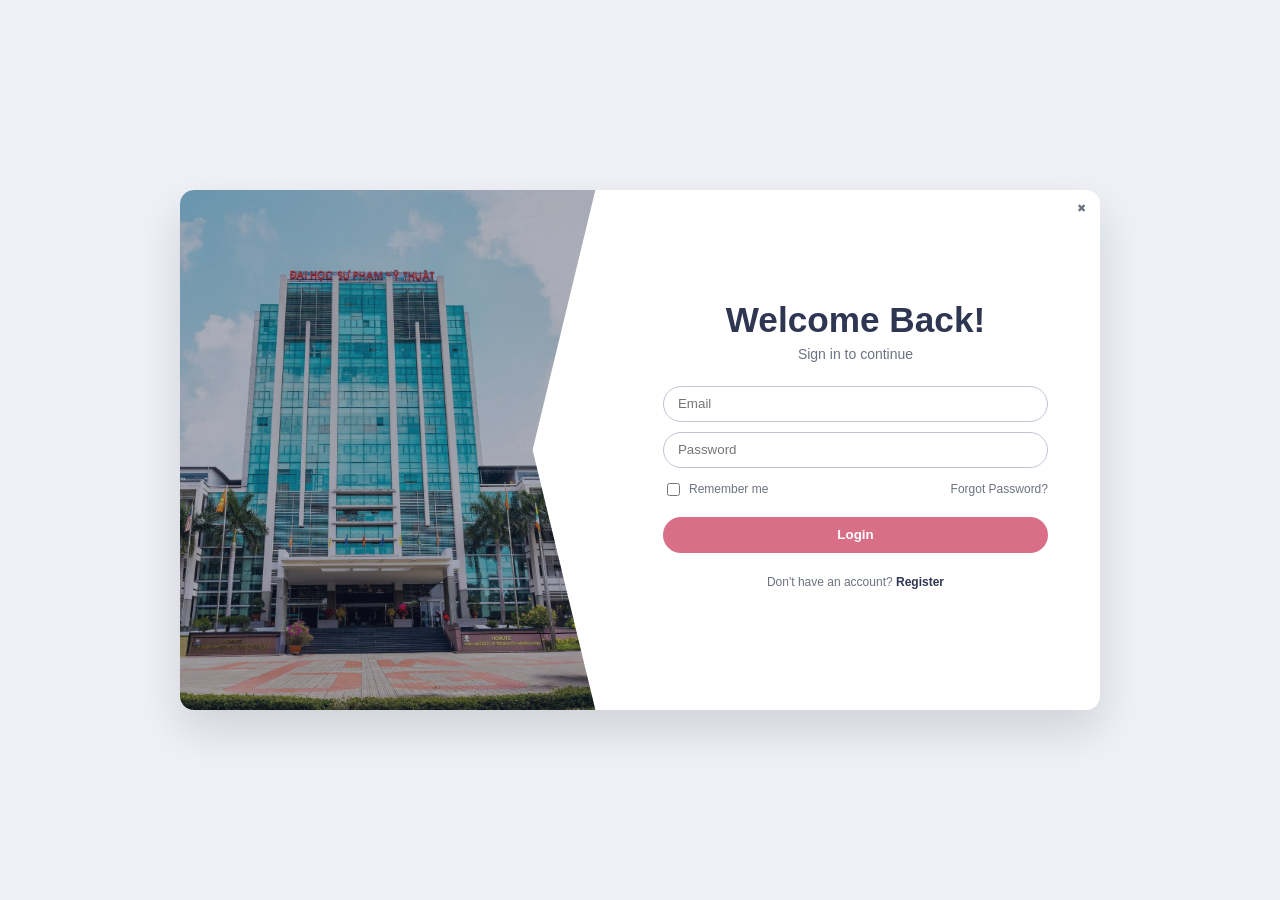
<file: index.html>
<!DOCTYPE html>
<html lang="vi">
<head>
  <meta charset="UTF-8" />
  <meta name="viewport" content="width=device-width, initial-scale=1.0" />
  <title>Log in</title>
  <link rel="stylesheet" href="login.css" />
</head>
<body class="login-body">
  <main class="login-layout scroll-animate">
    <section class="login-left-panel" aria-hidden="true"></section>


    <section class="login-right-panel">
      <div class="close-dot">✖</div>
      <h1>Welcome Back!</h1>
      <p class="subtitle">Sign in to continue</p>

      <form id="loginForm" class="auth-form" novalidate>
        <input id="username" name="username" type="email" placeholder="Email" required />
        <input id="password" name="password" type="password" placeholder="Password" required />

        <div class="form-row">
          <label><input type="checkbox" /> Remember me</label>
          <a href="#">Forgot Password?</a>
        </div>

        <button type="submit" class="login-btn">Login</button>
      </form>

      <p class="register-text">Don't have an account? <a href="#">Register</a></p>
    </section>
  </main>

  <script src="app.js"></script>
</body>
</html>
</file>
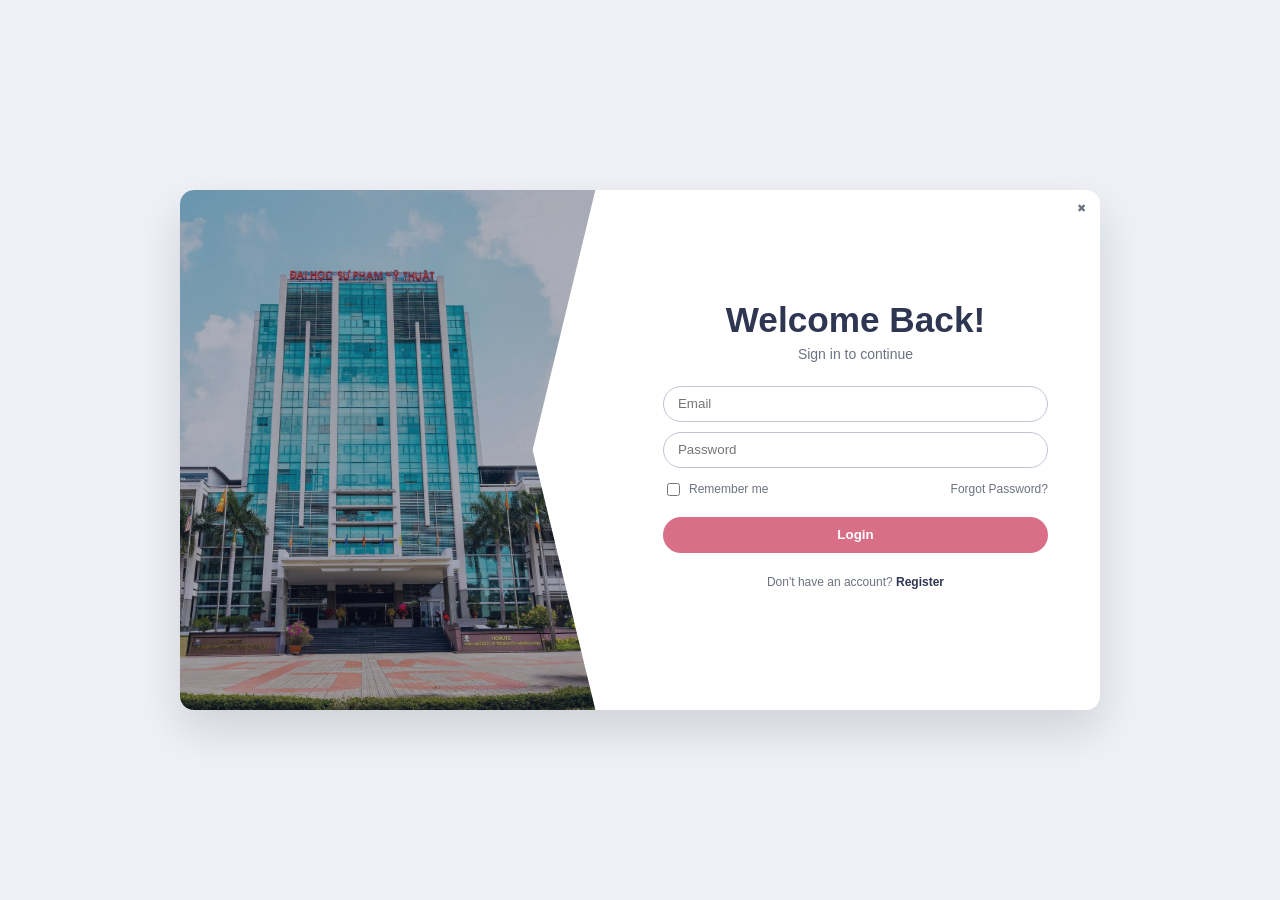
<file: loginpage.html>
<!DOCTYPE html>
<html lang="vi">
<head>
  <meta charset="UTF-8" />
  <meta name="viewport" content="width=device-width, initial-scale=1.0" />
  <title>Log in</title>
  <link rel="stylesheet" href="login.css" />
</head>
<body class="login-body">
  <main class="login-layout">
    <section class="login-left-panel" aria-hidden="true"></section>


    <section class="login-right-panel">
      <div class="close-dot">✖</div>
      <h1>Welcome Back!</h1>
      <p class="subtitle">Sign in to continue</p>

      <form id="loginForm" class="auth-form" novalidate>
        <input id="username" name="username" type="email" placeholder="Email" required />
        <input id="password" name="password" type="password" placeholder="Password" required />

        <div class="form-row">
          <label><input type="checkbox" /> Remember me</label>
          <a href="#">Forgot Password?</a>
        </div>

        <button type="submit" class="login-btn">Login</button>
      </form>

      <p class="register-text">Don't have an account? <a href="#">Register</a></p>
    </section>
  </main>

  <script src="app.js"></script>
</body>
</html>
</file>
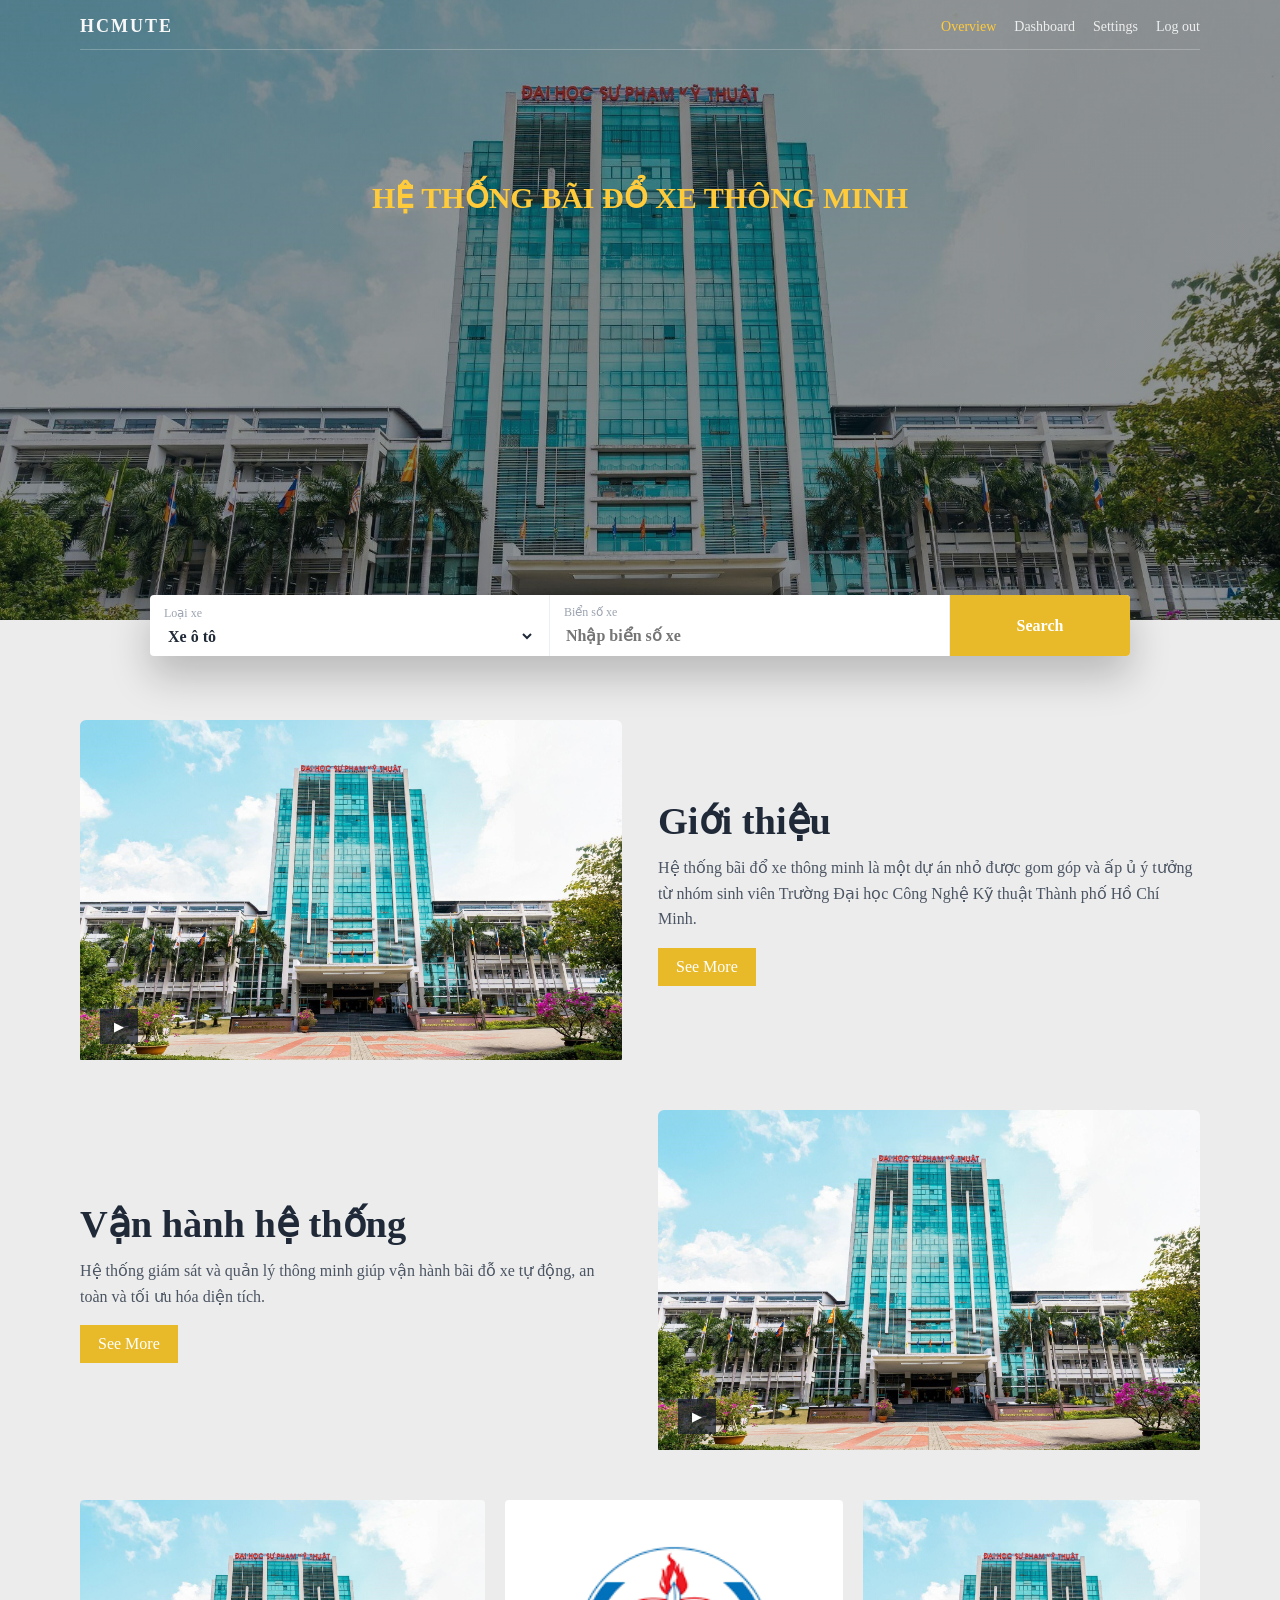
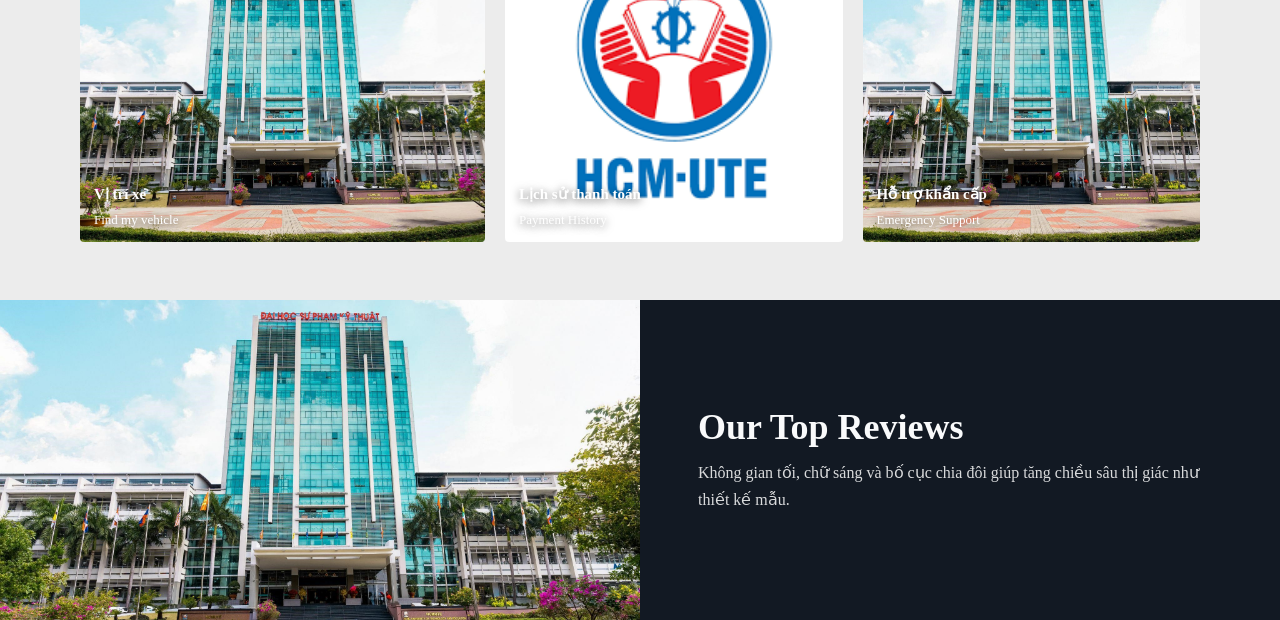
<file: overview.html>
<!DOCTYPE html>
<html lang="vi">
<head>
  <meta charset="UTF-8" />
  <meta name="viewport" content="width=device-width, initial-scale=1.0" />
  <title>Overview</title>
  <link rel="stylesheet" href="overview.css" />
</head>
<body>
  <section class="hero">
    <header class="hero-nav wrap">
      <div class="brand">HCMUTE</div>
      <nav>
        <a href="overview.html" class="active">Overview</a>
        <a href="dashboard.html">Dashboard</a>
        <a href="settings.html">Settings</a>
        <a href="loginpage.html">Log out</a>
      </nav>
    </header>

    <div class="hero-content wrap">
      <p class="tag">HỆ THỐNG BÃI ĐỔ XE THÔNG MINH</p>
    </div>

    <div class="booking-bar wrap">
      <div class="booking-item">
        <label for="vehicleType">Loại xe</label>
        <select id="vehicleType" class="booking-control">
          <option>Xe ô tô</option>
          <option>Xe máy</option>
          <option>Xe đạp</option>
        </select>
      </div>
      <div class="booking-item">
        <label for="plateNumber">Biển số xe</label>
        <input id="plateNumber" class="booking-control" type="text" placeholder="Nhập biển số xe" />
      </div>
      <button type="button">Search</button>
    </div>
  </section>

  <main>
    <section class="feature wrap scroll-animate">
      <div class="feature-media">
        <img src="tòa nhà trung tâm.jpg" alt="Feature" />
        <button type="button">▶</button>
      </div>
      <div class="feature-text">
        <h2>Giới thiệu </h2>
        <p>Hệ thống bãi đổ xe thông minh là một dự án nhỏ được gom góp và ấp ủ ý tưởng từ 
          nhóm sinh viên Trường Đại học Công Nghệ Kỹ thuật Thành phố Hồ Chí Minh.</p>
        <a href="dashboard.html">See More</a>
      </div>
    </section>

    <section class="feature wrap scroll-animate" style="margin-top: 46px;">
      <div class="feature-text">
        <h2>Vận hành hệ thống</h2>
        <p>Hệ thống giám sát và quản lý thông minh giúp vận hành bãi đỗ xe tự động, an toàn và tối ưu hóa diện tích.</p>
        <a href="dashboard.html">See More</a>
      </div>
      <div class="feature-media">
        <img src="tòa nhà trung tâm.jpg" alt="Vận hành hệ thống" />
        <button type="button">▶</button>
      </div>
    </section>

    <section class="gallery wrap scroll-animate">
      <article class="card-large">
        <img src="tòa nhà trung tâm.jpg" alt="Card 1" />
        <div><h3><a href="dashboard.html">Vị trí xe</a></h3><p>Find my vehicle</p></div>
      </article>
      <article class="card-small">
        <img src="logo hcmute.png" alt="Card 2" />
        <div><h3><a href="dashboard.html">Lịch sử thanh toán</a></h3><p>Payment History</p></div>
      </article>
      <article class="card-small">
        <img src="tòa nhà trung tâm.jpg" alt="Card 3" />
        <div><h3><a href="dashboard.html">Hỗ trợ khẩn cấp</a></h3><p>Emergency Support</p></div>
      </article>
    </section>

    <section class="reviews scroll-animate">
      <div class="review-image">
        <img src="tòa nhà trung tâm.jpg" alt="Reviews" />
      </div>
      <div class="review-text">
        <h2>Our Top Reviews</h2>
        <p>Không gian tối, chữ sáng và bố cục chia đôi giúp tăng chiều sâu thị giác như thiết kế mẫu.</p>
      </div>
    </section>
  </main>

  <script src="app.js"></script>
</body>
</html>
</file>
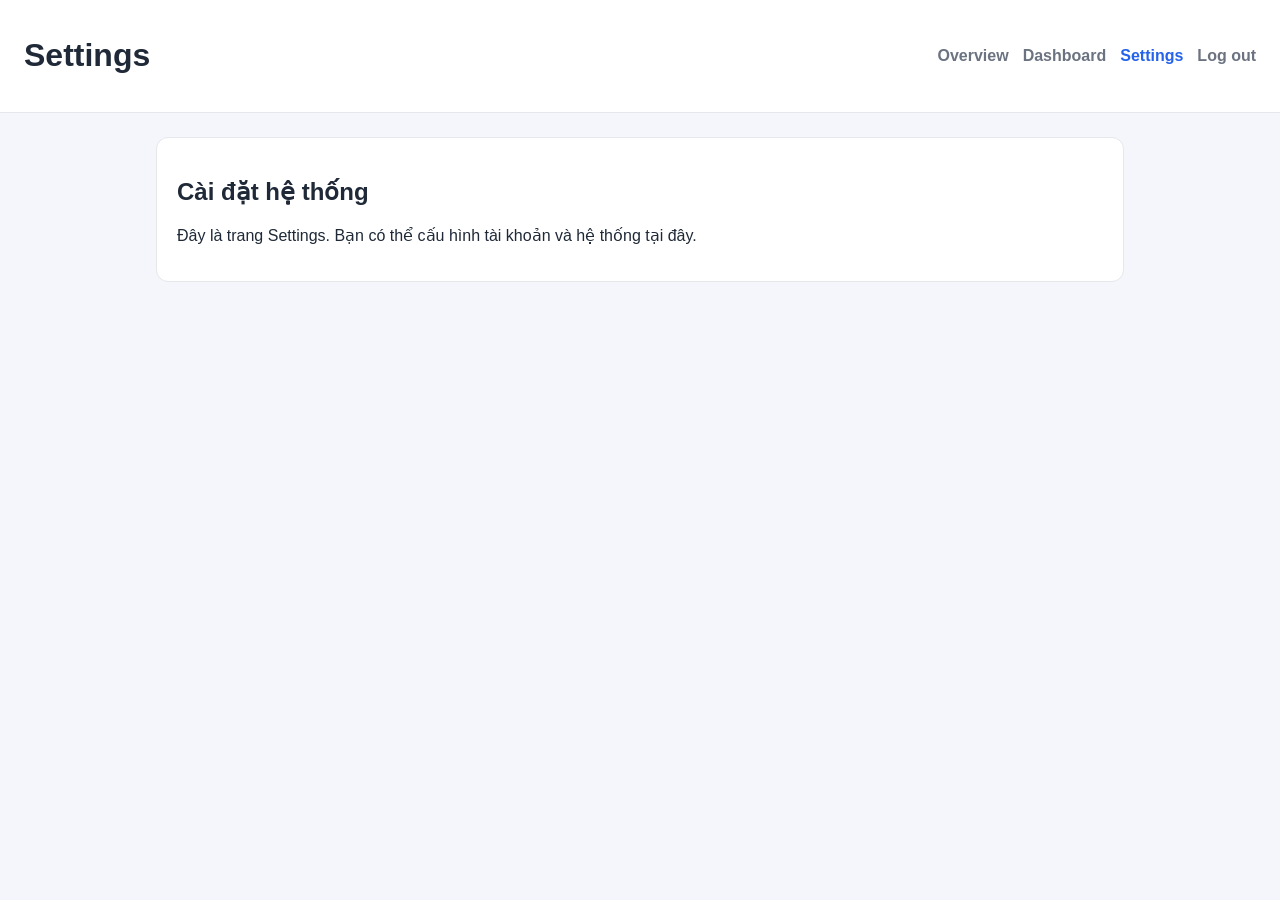
<file: settings.html>
<!DOCTYPE html>
<html lang="vi">
<head>
  <meta charset="UTF-8" />
  <meta name="viewport" content="width=device-width, initial-scale=1.0" />
  <title>Settings</title>
  <link rel="stylesheet" href="settings.css" />
</head>
<body>
  <header class="topbar">
    <h1>Settings</h1>
    <nav>
      <a href="overview.html">Overview</a>
      <a href="dashboard.html">Dashboard</a>
      <a href="settings.html" class="active">Settings</a>
      <a href="loginpage.html">Log out</a>
    </nav>
  </header>

  <main class="container">
    <section class="card scroll-animate">
      <h2>Cài đặt hệ thống</h2>
      <p>Đây là trang Settings. Bạn có thể cấu hình tài khoản và hệ thống tại đây.</p>
    </section>
  </main>

  <script src="app.js"></script>
</body>
</html>
</file>
<file: login.css>
.login-body {
  margin: 0;
  min-height: 100vh;
  display: grid;
  place-items: center;
  font-family: Arial, sans-serif;
  background: #eff1f6;
  color: #1f2937;
}

* { box-sizing: border-box; }

.login-layout {
  width: min(920px, 96vw);
  min-height: 520px;
  display: grid;
  grid-template-columns: 1.05fr 0.95fr;
  position: relative;
  border-radius: 14px;
  overflow: hidden;
  box-shadow: 0 20px 45px rgba(15, 23, 42, 0.14);
  background: #fff;
}

.login-left-panel {
  position: relative;
  clip-path: polygon(0 0, 86% 0, 73% 50%, 86% 100%, 0 100%);
  background: url("tòa nhà trung tâm.jpg") 70% 50%/cover no-repeat;
  image-rendering: -webkit-optimize-contrast;
}

.login-left-panel::after {
  content: "";
  position: absolute;
  inset: 0;
  background: rgba(23, 33, 61, 0.36);
  backdrop-filter: blur(0.6px);
}

.login-right-panel {
  padding: 36px 52px 36px 0;
  position: relative;
  display: flex;
  flex-direction: column;
  justify-content: center;
}

.close-dot {
  position: absolute;
  right: 14px;
  top: 12px;
  color: #6b7280;
  font-size: 11px;
}

.login-right-panel h1 {
  margin: 0;
  font-size: 35.2px;
  color: #2e3652;
  text-align: center;
}

.subtitle {
  margin: 6px 0 24px;
  color: #6b7280;
  font-size: 14px;
  text-align: center;
}

.auth-form {
  display: flex;
  flex-direction: column;
  gap: 10px;
}

.auth-form input[type="email"],
.auth-form input[type="password"] {
  height: 36px;
  border: 1px solid #bfc4d2;
  border-radius: 18px;
  padding: 0 14px;
  outline: none;
}

.form-row {
  display: flex;
  justify-content: space-between;
  align-items: center;
  font-size: 12px;
  color: #6b7280;
  margin-top: 2px;
}

.form-row label {
  display: flex;
  align-items: center;
  gap: 6px;
}

.form-row a {
  color: #6b7280;
  text-decoration: none;
}

.login-btn {
  margin-top: 8px;
  border: none;
  height: 36px;
  border-radius: 18px;
  background: #d86f87;
  color: #fff;
  font-weight: 600;
  cursor: pointer;
}

.register-text {
  margin-top: 22px;
  text-align: center;
  font-size: 12px;
  color: #6b7280;
}

.register-text a {
  color: #2e3652;
  font-weight: 600;
  text-decoration: none;
}

@media (max-width: 860px) {
  .login-layout { grid-template-columns: 1fr; }
  .login-left-panel { clip-path: none; min-height: 220px; }
  .login-right-panel { padding: 28px 20px 34px; }
}
</file>
<file: overview.css>
* { box-sizing: border-box; }

body {
  margin: 0;
  font-family: "Times New Roman", Times, serif;
  color: #f8f8f8;
  background: #ececec;
}

.wrap {
  width: min(1120px, 92vw);
  margin: 0 auto;
}

.hero {
  position: relative;
  min-height: 620px;
  background: linear-gradient(rgba(6, 16, 20, 0.45), rgba(6, 16, 20, 0.45)), url("tòa nhà trung tâm.jpg") center 20%/cover no-repeat;
  padding-top: 16px;
}

.hero-nav {
  display: flex;
  justify-content: space-between;
  align-items: center;
  border-bottom: 1px solid rgba(255, 255, 255, 0.24);
  padding-bottom: 12px;
}

.brand {
  font-size: 18px;
  font-weight: 700;
  letter-spacing: 2px;
}

.hero-nav nav {
  display: flex;
  gap: 18px;
}

.hero-nav a {
  text-decoration: none;
  color: rgba(255, 255, 255, 0.85);
  font-size: 14px;
}

.hero-nav a.active,
.hero-nav a:hover {
  color: #ffcb3b;
}

.hero-content {
  margin-top: 130px;
  text-align: center;
}

.tag {
  margin: 0;
  color: #ffcb3b;
  font-size: 30px;
  font-weight: 700;
}

.desc {
  margin: 10px auto 0;
  color: rgba(255, 255, 255, 0.95);
  font-weight: 700;
}

.booking-bar {
  position: absolute;
  left: 50%;
  bottom: -36px;
  transform: translateX(-50%);
  display: grid;
  grid-template-columns: 1fr 1fr 180px;
  align-items: stretch;
  gap: 0;
  width: min(980px, 92vw);
  background: #fff;
  color: #1f2937;
  border-radius: 4px;
  padding: 0;
  box-shadow: 0 20px 40px rgba(0, 0, 0, 0.22);
  overflow: hidden;
}

.booking-item {
  min-height: 58px;
  padding: 10px 14px;
  border-right: 1px solid #eceff3;
  display: flex;
  flex-direction: column;
  justify-content: center;
}

.booking-item:last-of-type {
  border-right: 1px solid #eceff3;
}

.booking-item label {
  display: block;
  font-size: 12px;
  color: #9ca3af;
}

.booking-control {
  margin-top: 6px;
  width: 100%;
  border: none;
  outline: none;
  font-weight: 700;
  color: #1f2937;
  background: transparent;
  font-family: "Times New Roman", Times, serif;
  font-size: 16px;
}

.booking-bar button {
  border: none;
  background: #e8ba29;
  color: #fff;
  font-weight: 700;
  cursor: pointer;
  width: 100%;
  min-height: 58px;
  font-family: "Times New Roman", Times, serif;
  font-size: 16px;
}

main {
  padding: 100px 0 0;
  color: #111827;
}

.feature {
  display: grid;
  grid-template-columns: 1fr 1fr;
  gap: 36px;
  align-items: center;
}

.feature-media {
  position: relative;
  overflow: hidden;
  border-radius: 6px;
  transition: transform 0.28s ease, box-shadow 0.28s ease;
}

.feature-media img {
  width: 100%;
  height: 340px;
  object-fit: cover;
  transition: transform 0.35s ease;
}

.feature-media:hover {
  transform: translateY(-4px);
  box-shadow: 0 14px 28px rgba(15, 23, 42, 0.22);
}

.feature-media:hover img {
  transform: scale(1.06);
}

.feature-media::after {
  content: "";
  position: absolute;
  inset: 0;
  background: rgba(17, 24, 39, 0);
  transition: background 0.3s ease;
  pointer-events: none;
}

.feature-media:hover::after {
  background: rgba(17, 24, 39, 0.12);
}

.review-image {
  overflow: hidden;
}

.review-image img {
  width: 100%;
  height: 320px;
  object-fit: cover;
  display: block;
  transition: transform 0.35s ease;
}

.review-image:hover img {
  transform: scale(1.05);
}

.gallery article {
  position: relative;
  overflow: hidden;
  border-radius: 4px;
  min-height: 260px;
  transition: transform 0.28s ease, box-shadow 0.28s ease;
}

.gallery article:hover {
  transform: translateY(-4px);
  box-shadow: 0 14px 30px rgba(15, 23, 42, 0.24);
}

.gallery article::after {
  content: "";
  position: absolute;
  inset: 0;
  background: rgba(17, 24, 39, 0);
  transition: background 0.3s ease;
  pointer-events: none;
}

.gallery article:hover::after {
  background: rgba(17, 24, 39, 0.14);
}

.gallery img {
  width: 100%;
  height: 100%;
  object-fit: cover;
  transition: transform 0.35s ease;
}

.gallery article:hover img {
  transform: scale(1.06);
}

.gallery article div {
  position: absolute;
  left: 14px;
  bottom: 14px;
  color: #fff;
  text-shadow: 0 2px 8px rgba(0, 0, 0, 0.65);
  z-index: 1;
}

.feature-media button {
  position: absolute;
  left: 20px;
  bottom: 20px;
  border: none;
  background: rgba(17, 24, 39, 0.72);
  color: #fff;
  padding: 10px 14px;
  cursor: pointer;
  z-index: 1;
}

.feature-text h2 {
  margin: 0 0 12px;
  font-size: clamp(28px, 3vw, 40px);
  color: #1f2937;
}

.feature-text p {
  margin: 0 0 16px;
  color: #4b5563;
  line-height: 1.6;
}

.feature-text a {
  text-decoration: none;
  background: #e8ba29;
  color: #fff;
  padding: 10px 18px;
  display: inline-block;
}

.gallery {
  margin-top: 46px;
  display: grid;
  grid-template-columns: 1.2fr 1fr 1fr;
  gap: 20px;
}

.gallery article {
  position: relative;
  overflow: hidden;
  border-radius: 4px;
  min-height: 260px;
}

.gallery img {
  width: 100%;
  height: 100%;
  object-fit: cover;
}

.gallery article div {
  position: absolute;
  left: 14px;
  bottom: 14px;
  color: #fff;
  text-shadow: 0 2px 8px rgba(0, 0, 0, 0.65);
}

.gallery h3 {
  margin: 0;
}

.gallery h3 a {
  text-decoration: none;
  background: transparent;
  color: #fff;
  font-weight: 700;
  font-size: 80%;
  display: inline-block;
}

.gallery p {
  margin: 8px 0 0;
  font-size: 13px;
}

.reviews {
  margin-top: 58px;
  display: grid;
  grid-template-columns: 1fr 1fr;
}

.review-image img {
  width: 100%;
  height: 320px;
  object-fit: cover;
  display: block;
}

.review-text {
  background: #121923;
  color: #f9fafb;
  padding: 58px;
  display: grid;
  place-content: center;
}

.review-text h2 {
  margin: 0 0 12px;
  font-size: 36px;
}

.review-text p {
  margin: 0;
  color: rgba(255, 255, 255, 0.84);
  line-height: 1.65;
}

@media (max-width: 960px) {
  .booking-bar {
    position: static;
    transform: none;
    margin: 34px auto 0;
    grid-template-columns: 1fr;
  }

  main {
    padding-top: 42px;
  }

  .feature,
  .gallery,
  .reviews {
    grid-template-columns: 1fr;
  }

  .review-text {
    padding: 30px 20px;
  }
}

.feature-media button {
  position: absolute;
  left: 20px;
  bottom: 20px;
  border: none;
  background: rgba(17, 24, 39, 0.72);
  color: #fff;
  padding: 10px 14px;
  cursor: pointer;
}

.feature-text h2 {
  margin: 0 0 12px;
  font-size: clamp(28px, 3vw, 40px);
  color: #1f2937;
}

.feature-text p {
  margin: 0 0 16px;
  color: #4b5563;
  line-height: 1.6;
}

.feature-text a {
  text-decoration: none;
  background: #e8ba29;
  color: #fff;
  padding: 10px 18px;
  display: inline-block;
}

.gallery {
  margin-top: 46px;
  display: grid;
  grid-template-columns: 1.2fr 1fr 1fr;
  gap: 20px;
}

.gallery article {
  position: relative;
  overflow: hidden;
  border-radius: 4px;
  min-height: 260px;
}

.gallery img {
  width: 100%;
  height: 100%;
  object-fit: cover;
}

.gallery article div {
  position: absolute;
  left: 14px;
  bottom: 14px;
  color: #fff;
  text-shadow: 0 2px 8px rgba(0, 0, 0, 0.65);
}

.gallery h3 {
  margin: 0;
}

.gallery h3 a {
  text-decoration: none;
  background: transparent;
  color: #fff;
  font-weight: 700;
  font-size: 80%;
  display: inline-block;
}

.gallery p {
  margin: 8px 0 0;
  font-size: 13px;
}

.reviews {
  margin-top: 58px;
  display: grid;
  grid-template-columns: 1fr 1fr;
}

.review-image img {
  width: 100%;
  height: 320px;
  object-fit: cover;
  display: block;
}

.review-text {
  background: #121923;
  color: #f9fafb;
  padding: 58px;
  display: grid;
  place-content: center;
}

.review-text h2 {
  margin: 0 0 12px;
  font-size: 36px;
}

.review-text p {
  margin: 0;
  color: rgba(255, 255, 255, 0.84);
  line-height: 1.65;
}

@media (max-width: 960px) {
  .booking-bar {
    position: static;
    transform: none;
    margin: 34px auto 0;
    grid-template-columns: 1fr;
  }

  main {
    padding-top: 42px;
  }

  .feature,
  .gallery,
  .reviews {
    grid-template-columns: 1fr;
  }

  .review-text {
    padding: 30px 20px;
  }
}

/* Scroll Animation */
.scroll-animate {
  opacity: 0;
  transform: translateY(30px);
  transition: opacity 0.6s ease-out, transform 0.6s ease-out;
}

.scroll-animate.show {
  opacity: 1;
  transform: translateY(0);
}
</file>
<file: settings.css>
:root {
  --bg: #f4f6fb;
  --surface: #ffffff;
  --text: #1f2937;
  --muted: #6b7280;
  --primary: #2563eb;
  --border: #e5e7eb;
}

* { box-sizing: border-box; }

body {
  margin: 0;
  font-family: Arial, sans-serif;
  background: var(--bg);
  color: var(--text);
}

.topbar {
  display: flex;
  justify-content: space-between;
  align-items: center;
  padding: 16px 24px;
  background: var(--surface);
  border-bottom: 1px solid var(--border);
}

.topbar nav {
  display: flex;
  gap: 14px;
}

.topbar a {
  text-decoration: none;
  color: var(--muted);
  font-weight: 600;
}

.topbar a.active,
.topbar a:hover {
  color: var(--primary);
}

.container {
  max-width: 1000px;
  margin: 24px auto;
  padding: 0 16px;
}

.card {
  background: var(--surface);
  border: 1px solid var(--border);
  border-radius: 12px;
  padding: 20px;
}

/* Scroll Animation */
.scroll-animate {
  opacity: 0;
  transform: translateY(30px);
  transition: opacity 0.6s ease-out, transform 0.6s ease-out;
}

.scroll-animate.show {
  opacity: 1;
  transform: translateY(0);
}
</file>
